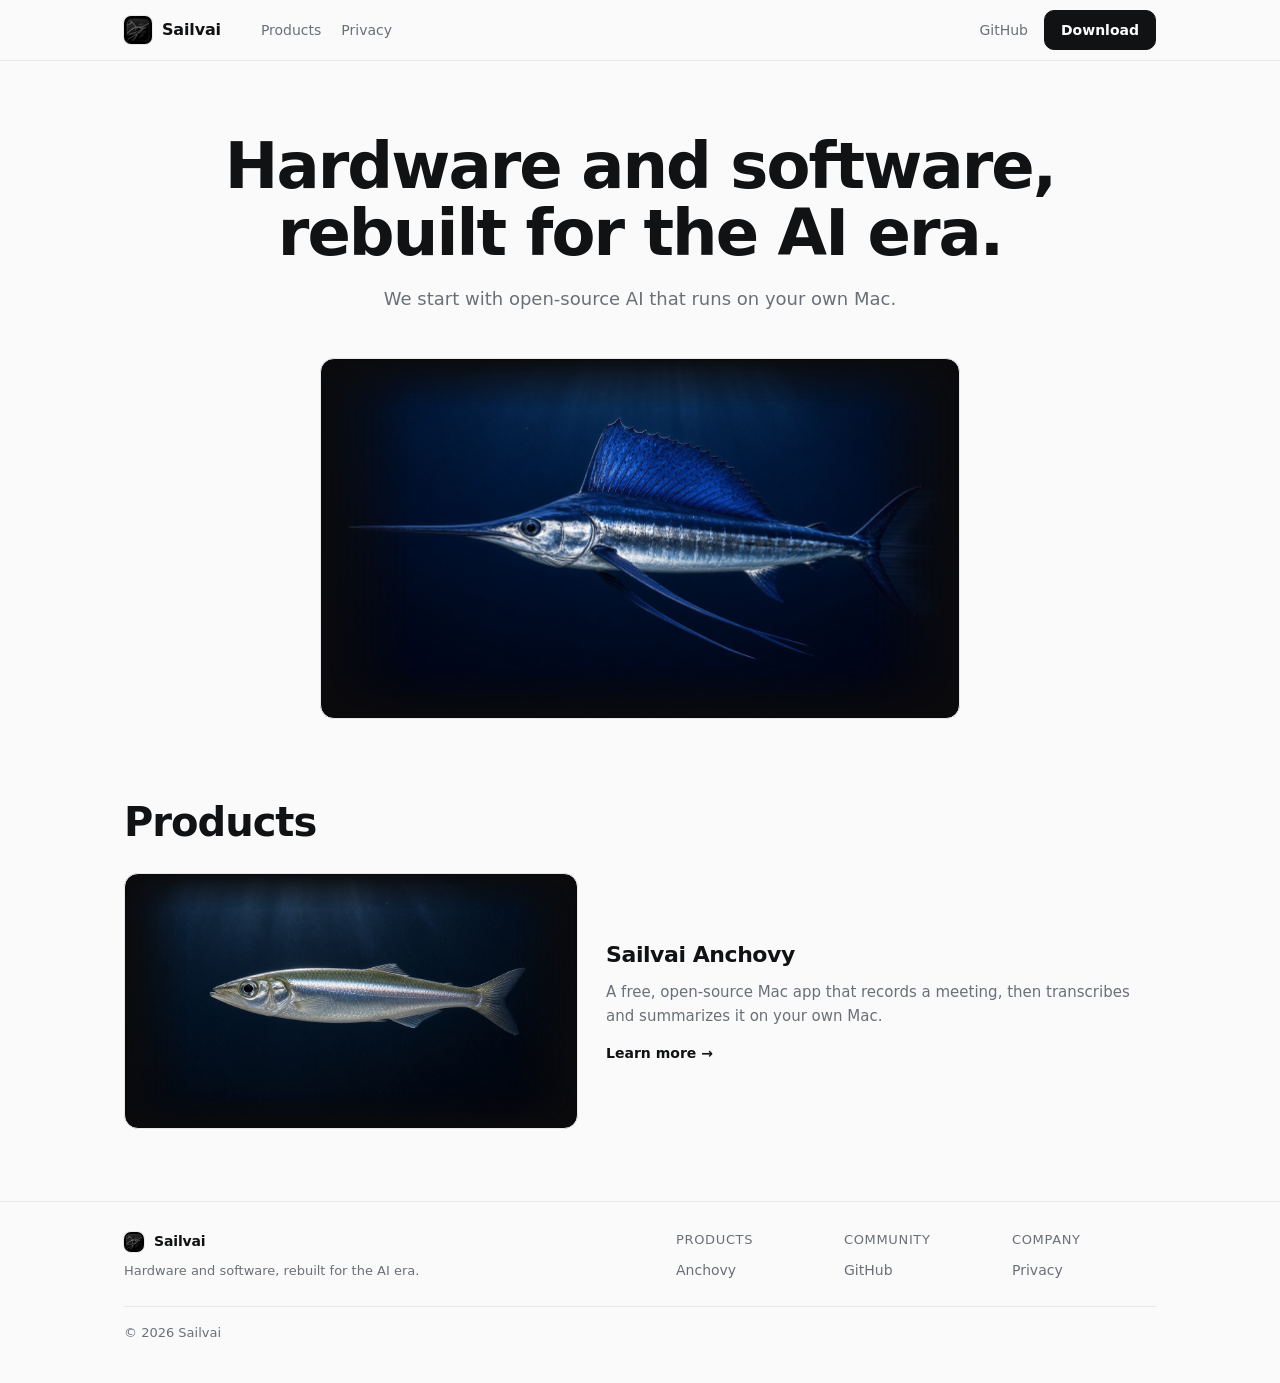
<file: index.html>
<!DOCTYPE html>
<html lang="en">
<head>
  <meta charset="UTF-8" />
  <meta name="viewport" content="width=device-width, initial-scale=1.0" />
  <title>Sailvai — Hardware and software, rebuilt for the AI era.</title>
  <meta name="description" content="Sailvai (SAIL-vy) rebuilds hardware and software for the AI era, starting with open-source AI that runs on your own Mac." />
  <link rel="icon" type="image/png" href="/assets/favicon-64.png" />
  <link rel="apple-touch-icon" href="/assets/apple-touch-icon.png" />
  <link rel="stylesheet" href="/style.css" />
</head>
<body>
  <header class="nav">
    <div class="wrap nav-inner">
      <a class="brand" href="/" aria-label="Sailvai home">
        <img src="/assets/sailvai-mark-64.png" alt="" width="28" height="28" />
        <span>Sailvai</span>
      </a>
      <nav class="nav-links" aria-label="Primary">
        <a href="/#products">Products</a>
        <a href="/privacy/">Privacy</a>
      </nav>
      <div class="nav-cta">
        <a class="link-quiet" href="https://github.com/sailvai" target="_blank" rel="noopener">GitHub</a>
        <a class="btn btn-primary btn-sm" href="/anchovy/#download">Download</a>
      </div>
    </div>
  </header>

  <main>
    <!-- Company intro -->
    <section class="hero">
      <div class="wrap hero-inner">
        <h1>Hardware and software, <br class="br-wide" />rebuilt for the AI era.</h1>
        <p class="lede">We start with open-source AI that runs on your own Mac.</p>
        <div class="art-frame">
          <img src="/assets/sailfish.jpg" alt="A sailfish with its sail raised, swimming through dark water" width="1280" height="720" />
        </div>
      </div>
    </section>

    <!-- Products -->
    <section class="section" id="products">
      <div class="wrap">
        <h2>Products</h2>
        <a class="product-card" href="/anchovy/">
          <div class="art-frame">
            <img src="/assets/anchovy.jpg" alt="An anchovy swimming through dark water" width="1280" height="720" />
          </div>
          <div>
            <h3>Sailvai Anchovy</h3>
            <p>A free, open-source Mac app that records a meeting, then transcribes and summarizes it on your own Mac.</p>
            <span class="more">Learn more →</span>
          </div>
        </a>
      </div>
    </section>
  </main>

  <footer class="footer">
    <div class="wrap footer-inner">
      <div class="footer-top">
        <div class="footer-brand">
          <a class="brand" href="/" aria-label="Sailvai home">
            <img src="/assets/sailvai-mark-64.png" alt="" width="20" height="20" />
            <span>Sailvai</span>
          </a>
          <p class="micro">Hardware and software, rebuilt for the AI era.</p>
        </div>
        <div class="footer-cols">
          <div><h3>Products</h3><a href="/anchovy/">Anchovy</a></div>
          <div><h3>Community</h3><a href="https://github.com/sailvai" target="_blank" rel="noopener">GitHub</a></div>
          <div><h3>Company</h3><a href="/privacy/">Privacy</a></div>
        </div>
      </div>
      <p class="micro footer-bottom">© 2026 Sailvai</p>
    </div>
  </footer>
</body>
</html>
</file>
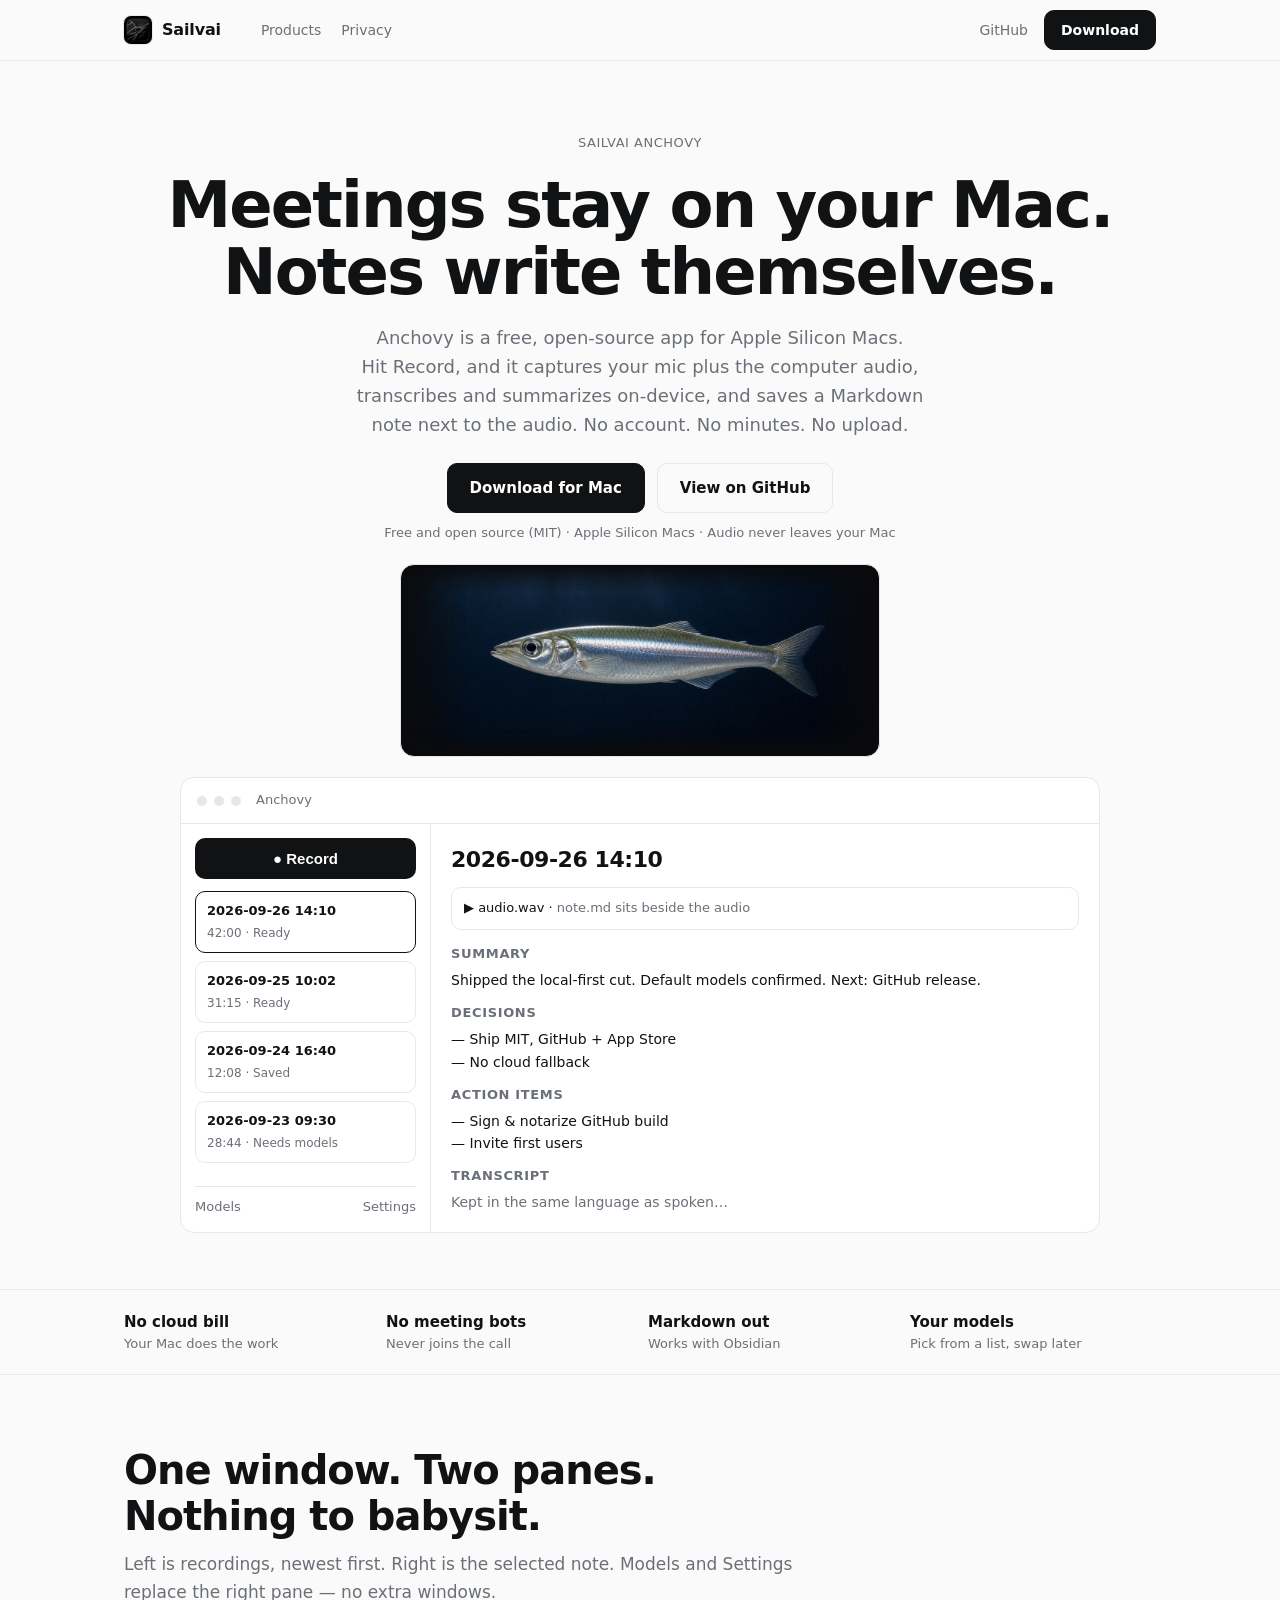
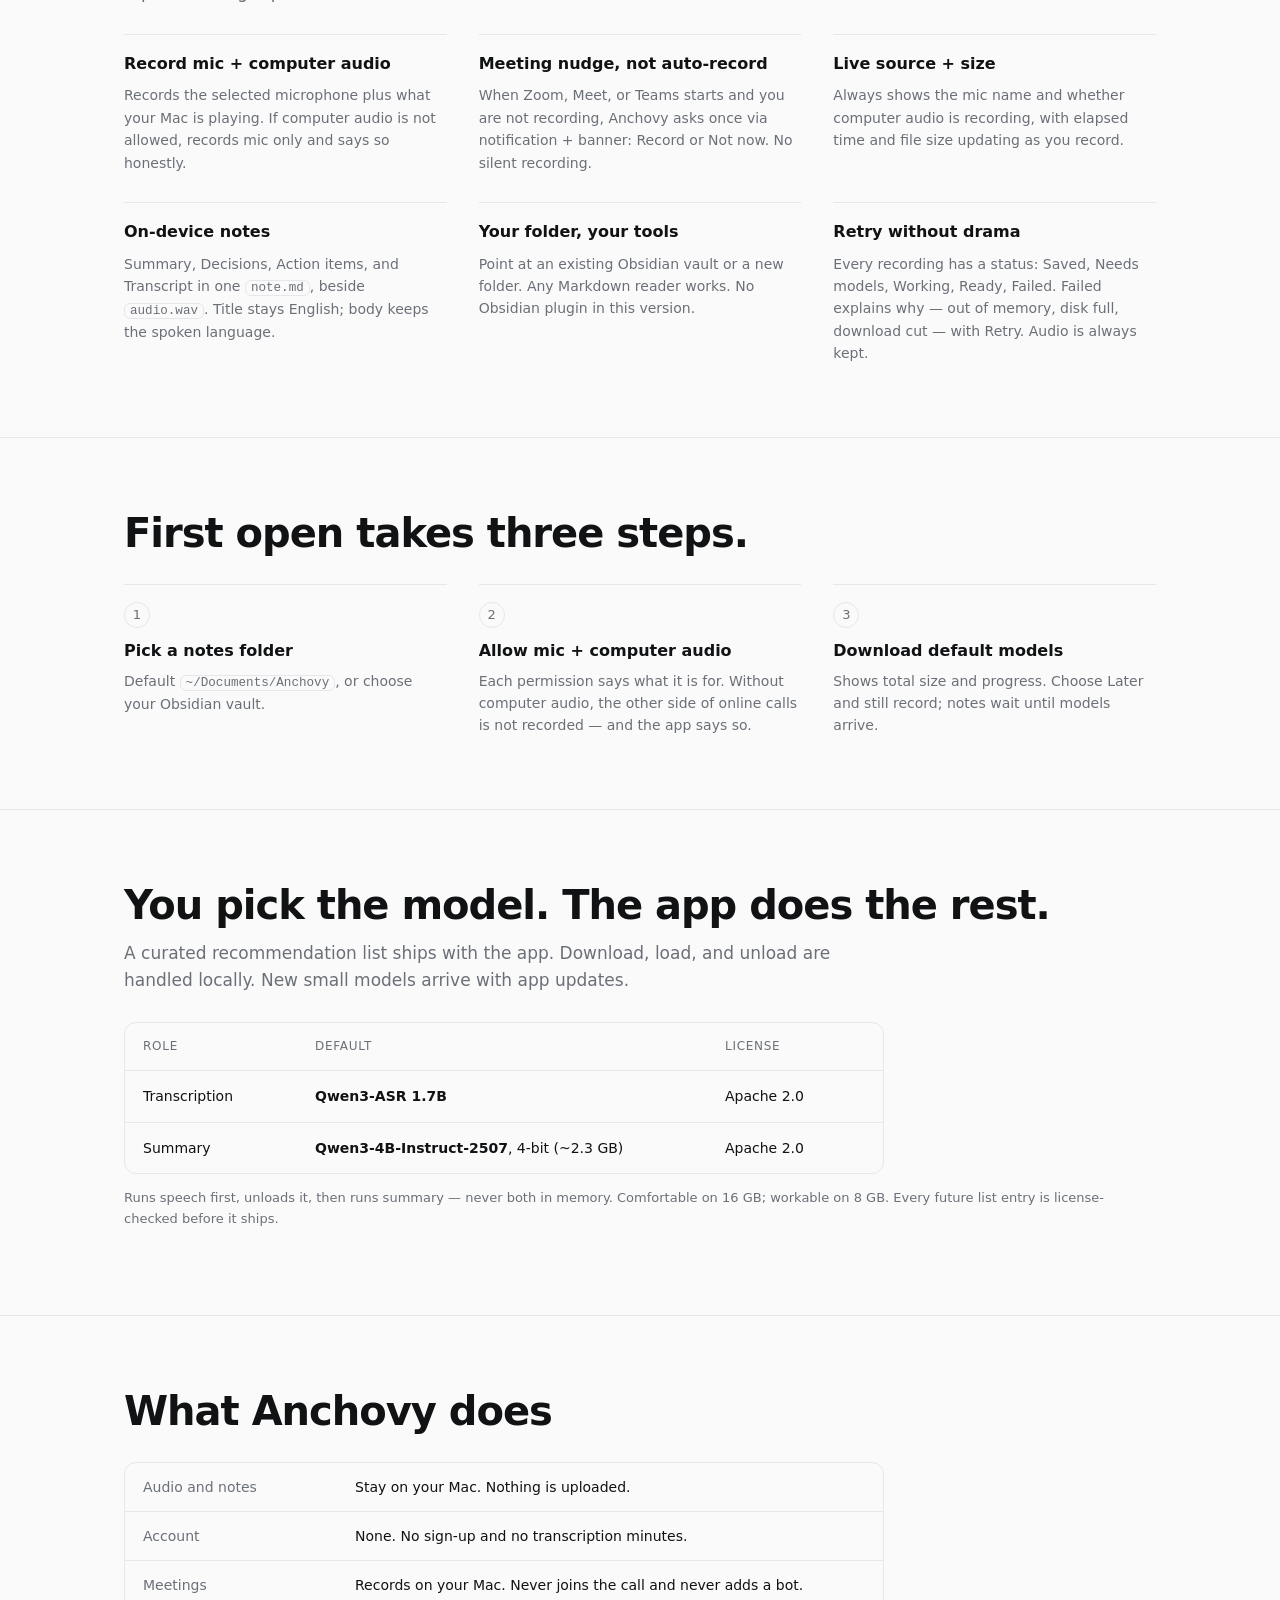
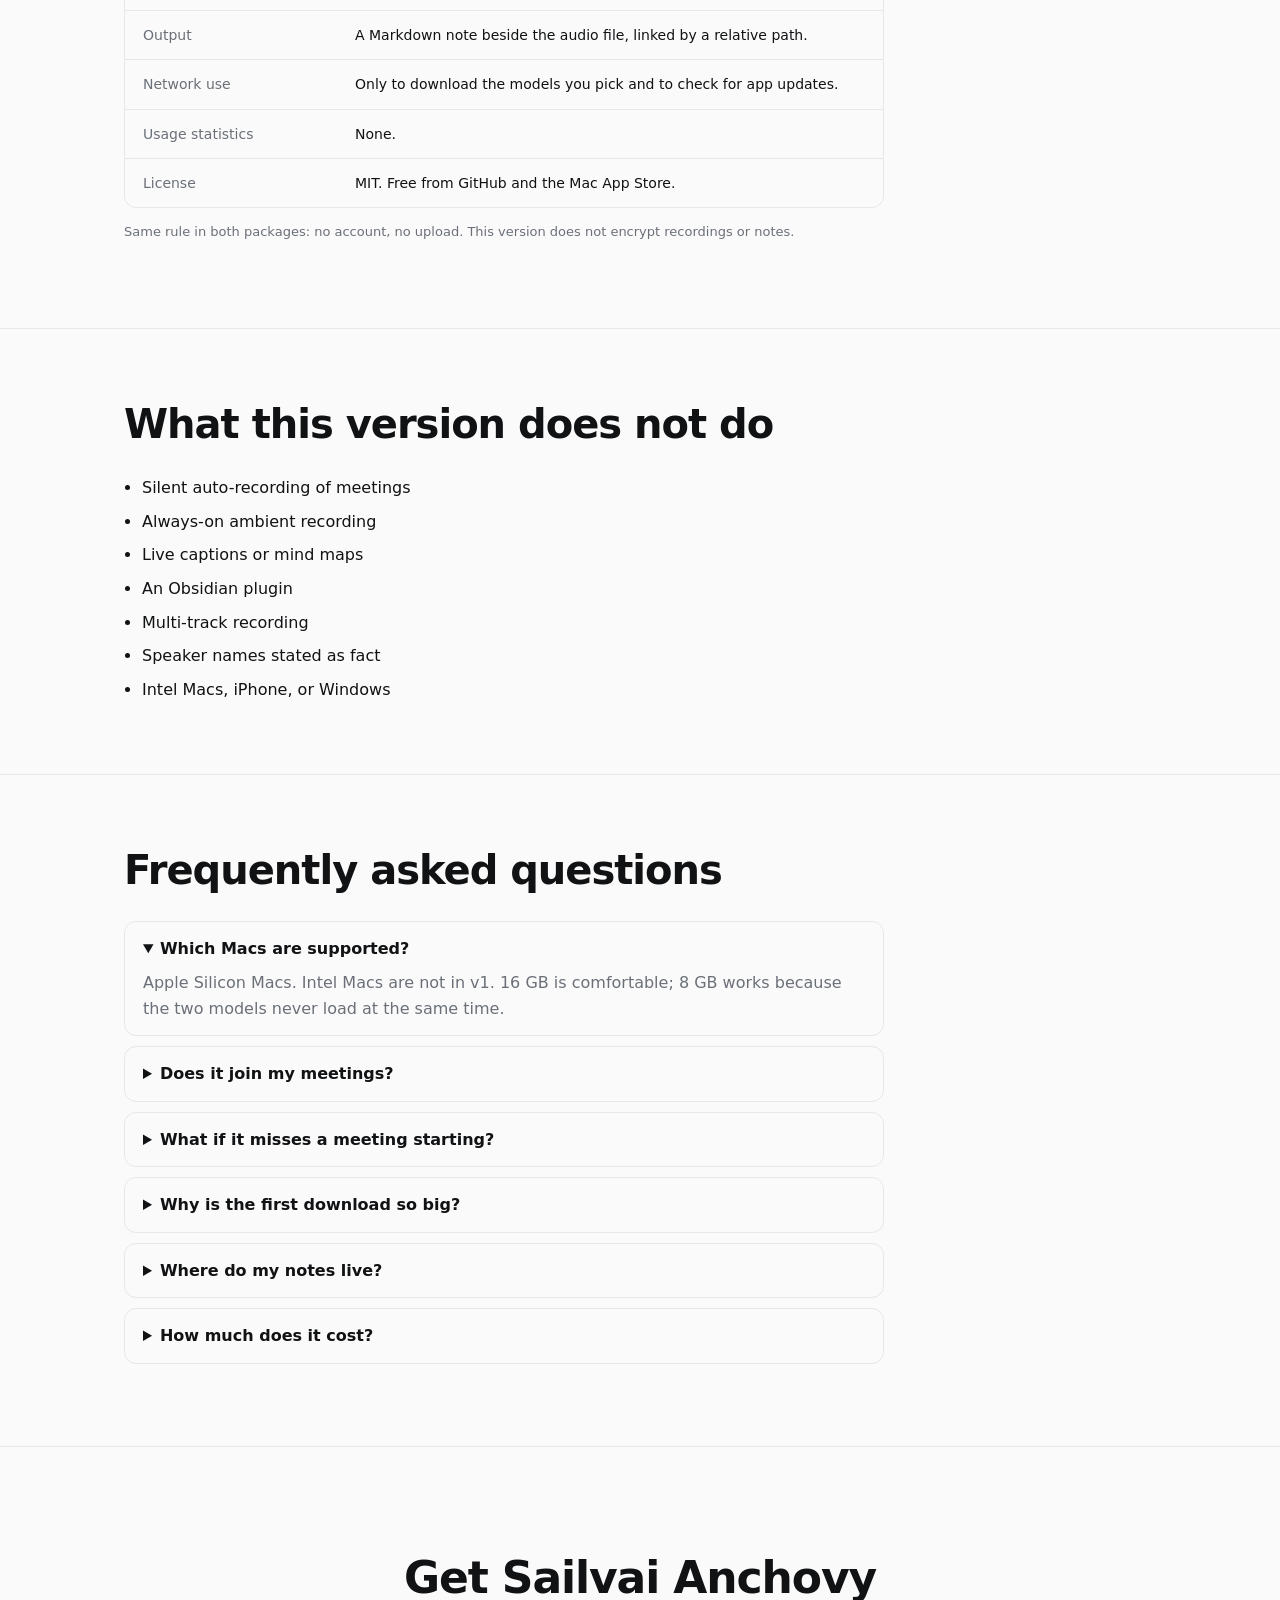
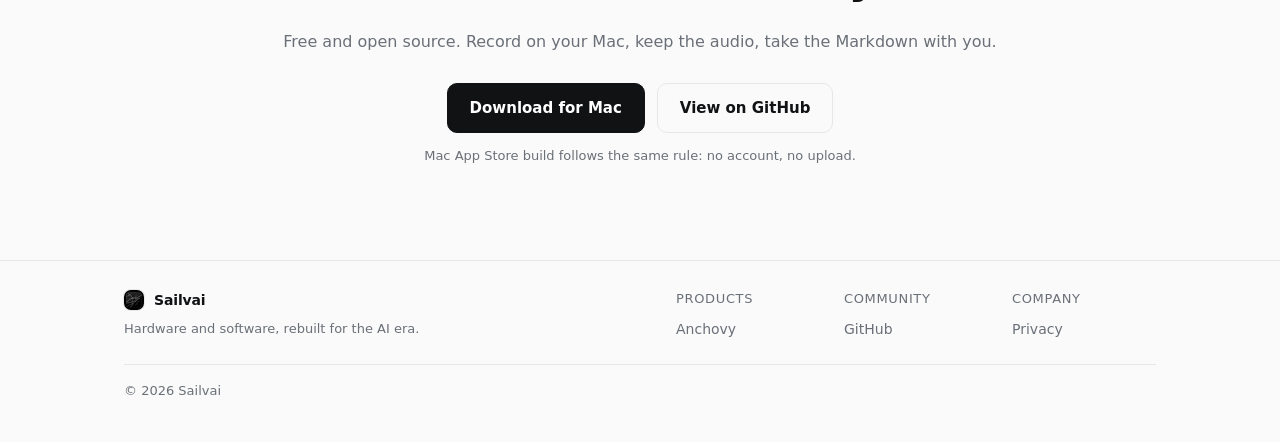
<file: anchovy/index.html>
<!DOCTYPE html>
<html lang="en">
<head>
  <meta charset="UTF-8" />
  <meta name="viewport" content="width=device-width, initial-scale=1.0" />
  <title>Sailvai Anchovy — Meetings stay on your Mac. Notes write themselves.</title>
  <meta name="description" content="Sailvai Anchovy is a free, open-source Mac app for Apple Silicon. Record mic + computer audio, transcribe and summarize on-device, save Markdown notes for Obsidian. No account. No upload." />
  <link rel="icon" type="image/png" href="/assets/favicon-64.png" />
  <link rel="apple-touch-icon" href="/assets/apple-touch-icon.png" />
  <link rel="stylesheet" href="/style.css" />
</head>
<body>
  <header class="nav">
    <div class="wrap nav-inner">
      <a class="brand" href="/" aria-label="Sailvai home">
        <img src="/assets/sailvai-mark-64.png" alt="" width="28" height="28" />
        <span>Sailvai</span>
      </a>
      <nav class="nav-links" aria-label="Primary">
        <a href="/#products">Products</a>
        <a href="/privacy/">Privacy</a>
      </nav>
      <div class="nav-cta">
        <a class="link-quiet" href="https://github.com/sailvai" target="_blank" rel="noopener">GitHub</a>
        <a class="btn btn-primary btn-sm" href="/anchovy/#download">Download</a>
      </div>
    </div>
  </header>

  <main>
    <!-- Hero -->
    <section class="hero hero-product">
      <div class="wrap hero-inner">
        <p class="eyebrow">Sailvai Anchovy</p>
        <h1>Meetings stay on your Mac.<br />Notes write themselves.</h1>
        <p class="lede">
          Anchovy is a free, open-source app for Apple Silicon Macs.
          Hit Record, and it captures your mic plus the computer audio,
          transcribes and summarizes on-device, and saves a Markdown note
          next to the audio. No account. No minutes. No upload.
        </p>
        <div class="hero-cta">
          <a class="btn btn-primary" href="https://github.com/sailvai" target="_blank" rel="noopener">Download for Mac</a>
          <a class="btn btn-secondary" href="https://github.com/sailvai" target="_blank" rel="noopener">View on GitHub</a>
        </div>
        <p class="micro">Free and open source (MIT) · Apple Silicon Macs · Audio never leaves your Mac</p>

        <div class="art-frame">
          <img src="/assets/anchovy.jpg" alt="An anchovy swimming through dark water" width="1280" height="720" />
        </div>

        <!-- Product visual: one recording with a finished note selected, per spec window design -->
        <div class="app-mock" role="img" aria-label="Anchovy app preview: recording list on the left, the selected recording's note on the right">
          <div class="app-bar">
            <span class="dot"></span><span class="dot"></span><span class="dot"></span>
            <span class="app-title">Anchovy</span>
          </div>
          <div class="app-body">
            <div class="app-side">
              <button class="btn btn-primary btn-block" type="button">● Record</button>
              <ul class="rec-list">
                <li class="rec active"><strong>2026-09-26 14:10</strong><span>42:00 · Ready</span></li>
                <li class="rec"><strong>2026-09-25 10:02</strong><span>31:15 · Ready</span></li>
                <li class="rec"><strong>2026-09-24 16:40</strong><span>12:08 · Saved</span></li>
                <li class="rec"><strong>2026-09-23 09:30</strong><span>28:44 · Needs models</span></li>
              </ul>
              <div class="side-foot"><span>Models</span><span>Settings</span></div>
            </div>
            <div class="app-main">
              <h2>2026-09-26 14:10</h2>
              <p class="play-line">▶ audio.wav · <span class="muted">note.md sits beside the audio</span></p>
              <div class="note-grid">
                <div><h3>Summary</h3><p>Shipped the local-first cut. Default models confirmed. Next: GitHub release.</p></div>
                <div><h3>Decisions</h3><p>— Ship MIT, GitHub + App Store<br />— No cloud fallback</p></div>
                <div><h3>Action items</h3><p>— Sign &amp; notarize GitHub build<br />— Invite first users</p></div>
                <div><h3>Transcript</h3><p class="muted">Kept in the same language as spoken…</p></div>
              </div>
            </div>
          </div>
        </div>
      </div>
    </section>

    <!-- Principles strip -->
    <section class="strip">
      <div class="wrap strip-inner">
        <div><strong>No cloud bill</strong><span>Your Mac does the work</span></div>
        <div><strong>No meeting bots</strong><span>Never joins the call</span></div>
        <div><strong>Markdown out</strong><span>Works with Obsidian</span></div>
        <div><strong>Your models</strong><span>Pick from a list, swap later</span></div>
      </div>
    </section>

    <!-- Features -->
    <section class="section" id="how">
      <div class="wrap">
        <h2>One window. Two panes.<br />Nothing to babysit.</h2>
        <p class="section-lede">Left is recordings, newest first. Right is the selected note. Models and Settings replace the right pane — no extra windows.</p>
        <div class="grid">
          <div class="card"><h3>Record mic + computer audio</h3><p>Records the selected microphone plus what your Mac is playing. If computer audio is not allowed, records mic only and says so honestly.</p></div>
          <div class="card"><h3>Meeting nudge, not auto-record</h3><p>When Zoom, Meet, or Teams starts and you are not recording, Anchovy asks once via notification + banner: Record or Not now. No silent recording.</p></div>
          <div class="card"><h3>Live source + size</h3><p>Always shows the mic name and whether computer audio is recording, with elapsed time and file size updating as you record.</p></div>
          <div class="card"><h3>On-device notes</h3><p>Summary, Decisions, Action items, and Transcript in one <code>note.md</code>, beside <code>audio.wav</code>. Title stays English; body keeps the spoken language.</p></div>
          <div class="card"><h3>Your folder, your tools</h3><p>Point at an existing Obsidian vault or a new folder. Any Markdown reader works. No Obsidian plugin in this version.</p></div>
          <div class="card"><h3>Retry without drama</h3><p>Every recording has a status: Saved, Needs models, Working, Ready, Failed. Failed explains why — out of memory, disk full, download cut — with Retry. Audio is always kept.</p></div>
        </div>
      </div>
    </section>

    <!-- First run -->
    <section class="section">
      <div class="wrap">
        <h2>First open takes three steps.</h2>
        <div class="steps">
          <div class="step"><span class="n">1</span><h3>Pick a notes folder</h3><p>Default <code>~/Documents/Anchovy</code>, or choose your Obsidian vault.</p></div>
          <div class="step"><span class="n">2</span><h3>Allow mic + computer audio</h3><p>Each permission says what it is for. Without computer audio, the other side of online calls is not recorded — and the app says so.</p></div>
          <div class="step"><span class="n">3</span><h3>Download default models</h3><p>Shows total size and progress. Choose Later and still record; notes wait until models arrive.</p></div>
        </div>
      </div>
    </section>

    <!-- Models -->
    <section class="section" id="models">
      <div class="wrap">
        <h2>You pick the model. The app does the rest.</h2>
        <p class="section-lede">A curated recommendation list ships with the app. Download, load, and unload are handled locally. New small models arrive with app updates.</p>
        <div class="model-table">
          <div class="model-row model-head"><span>Role</span><span>Default</span><span>License</span></div>
          <div class="model-row"><span>Transcription</span><span><strong>Qwen3-ASR 1.7B</strong></span><span>Apache 2.0</span></div>
          <div class="model-row"><span>Summary</span><span><strong>Qwen3-4B-Instruct-2507</strong>, 4-bit (~2.3 GB)</span><span>Apache 2.0</span></div>
        </div>
        <p class="fine">Runs speech first, unloads it, then runs summary — never both in memory. Comfortable on 16 GB; workable on 8 GB. Every future list entry is license-checked before it ships.</p>
      </div>
    </section>

    <!-- Privacy: what Anchovy does -->
    <section class="section" id="privacy">
      <div class="wrap">
        <h2>What Anchovy does</h2>
        <div class="fact-table">
          <div class="fact-row"><span>Audio and notes</span><span>Stay on your Mac. Nothing is uploaded.</span></div>
          <div class="fact-row"><span>Account</span><span>None. No sign-up and no transcription minutes.</span></div>
          <div class="fact-row"><span>Meetings</span><span>Records on your Mac. Never joins the call and never adds a bot.</span></div>
          <div class="fact-row"><span>Output</span><span>A Markdown note beside the audio file, linked by a relative path.</span></div>
          <div class="fact-row"><span>Network use</span><span>Only to download the models you pick and to check for app updates.</span></div>
          <div class="fact-row"><span>Usage statistics</span><span>None.</span></div>
          <div class="fact-row"><span>License</span><span>MIT. Free from GitHub and the Mac App Store.</span></div>
        </div>
        <p class="fine">Same rule in both packages: no account, no upload. This version does not encrypt recordings or notes.</p>
      </div>
    </section>

    <!-- Not doing -->
    <section class="section">
      <div class="wrap">
        <h2>What this version does not do</h2>
        <ul class="notlist">
          <li>Silent auto-recording of meetings</li>
          <li>Always-on ambient recording</li>
          <li>Live captions or mind maps</li>
          <li>An Obsidian plugin</li>
          <li>Multi-track recording</li>
          <li>Speaker names stated as fact</li>
          <li>Intel Macs, iPhone, or Windows</li>
        </ul>
      </div>
    </section>

    <!-- FAQ -->
    <section class="section" id="faq">
      <div class="wrap">
        <div class="narrow">
          <h2>Frequently asked questions</h2>
          <details open><summary>Which Macs are supported?</summary><p>Apple Silicon Macs. Intel Macs are not in v1. 16 GB is comfortable; 8 GB works because the two models never load at the same time.</p></details>
          <details><summary>Does it join my meetings?</summary><p>No. It records the mic and computer audio on your Mac. It never joins Zoom, Meet, or Teams and never adds a bot.</p></details>
          <details><summary>What if it misses a meeting starting?</summary><p>Browser tabs or renamed windows can fool meeting detection. Manual Record always works and records the same way.</p></details>
          <details><summary>Why is the first download so big?</summary><p>Local models are gigabytes. The app shows total size and progress, verifies files, and lets you defer the download — recording still saves audio.</p></details>
          <details><summary>Where do my notes live?</summary><p>In the folder you choose, one subfolder per recording: <code>note.md</code> + <code>audio.wav</code> (or <code>audio.m4a</code> on Small quality). Regenerate asks before overwriting edits you made in Obsidian.</p></details>
          <details><summary>How much does it cost?</summary><p>Free. MIT licensed. No transcription fees and no subscription for this app.</p></details>
        </div>
      </div>
    </section>

    <!-- Final CTA -->
    <section class="cta" id="download">
      <div class="wrap cta-inner">
        <h2>Get Sailvai Anchovy</h2>
        <p>Free and open source. Record on your Mac, keep the audio, take the Markdown with you.</p>
        <div class="hero-cta">
          <a class="btn btn-primary" href="https://github.com/sailvai" target="_blank" rel="noopener">Download for Mac</a>
          <a class="btn btn-secondary" href="https://github.com/sailvai" target="_blank" rel="noopener">View on GitHub</a>
        </div>
        <p class="micro">Mac App Store build follows the same rule: no account, no upload.</p>
      </div>
    </section>
  </main>

  <footer class="footer">
    <div class="wrap footer-inner">
      <div class="footer-top">
        <div class="footer-brand">
          <a class="brand" href="/" aria-label="Sailvai home">
            <img src="/assets/sailvai-mark-64.png" alt="" width="20" height="20" />
            <span>Sailvai</span>
          </a>
          <p class="micro">Hardware and software, rebuilt for the AI era.</p>
        </div>
        <div class="footer-cols">
          <div><h3>Products</h3><a href="/anchovy/">Anchovy</a></div>
          <div><h3>Community</h3><a href="https://github.com/sailvai" target="_blank" rel="noopener">GitHub</a></div>
          <div><h3>Company</h3><a href="/privacy/">Privacy</a></div>
        </div>
      </div>
      <p class="micro footer-bottom">© 2026 Sailvai</p>
    </div>
  </footer>
</body>
</html>
</file>
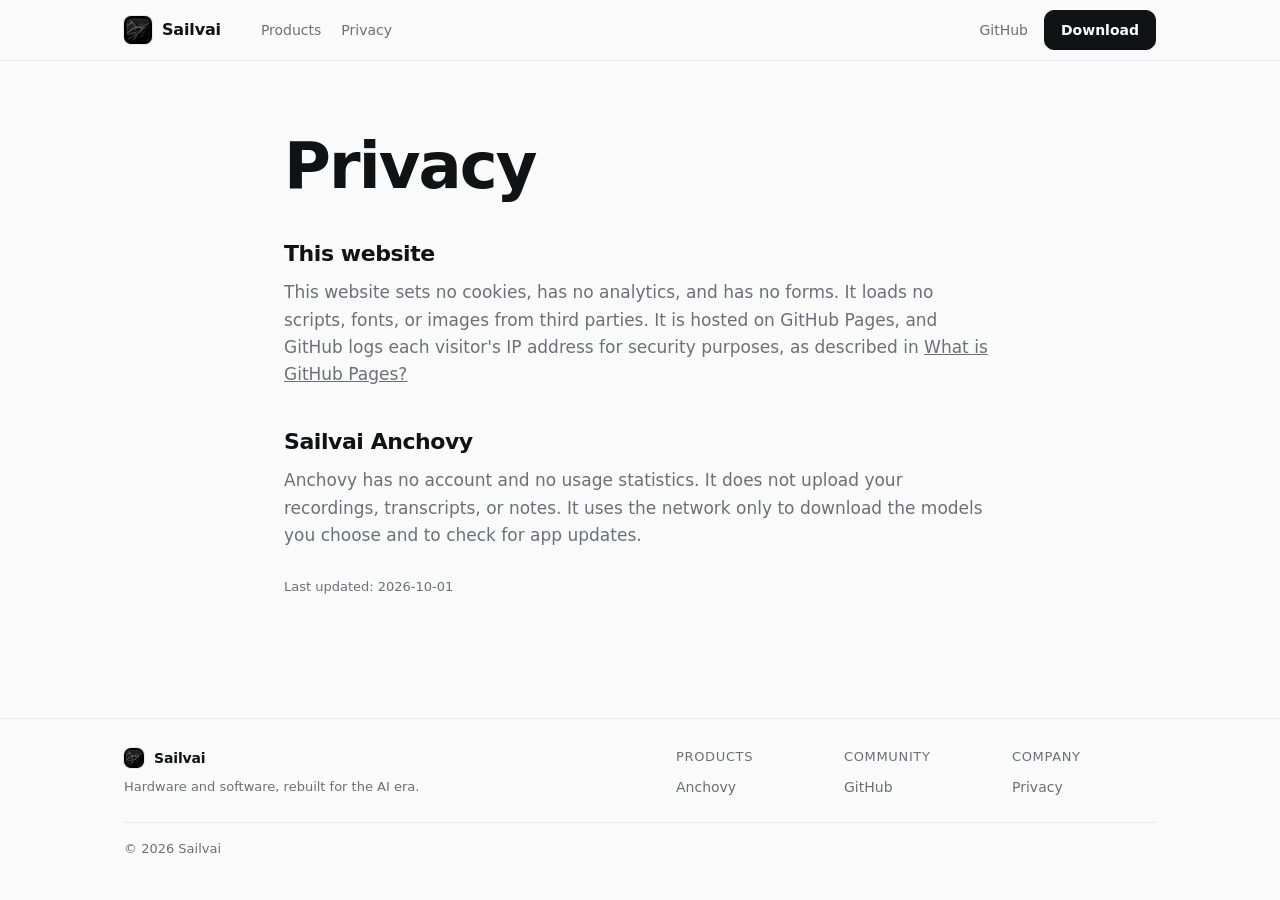
<file: privacy/index.html>
<!DOCTYPE html>
<html lang="en">
<head>
  <meta charset="UTF-8" />
  <meta name="viewport" content="width=device-width, initial-scale=1.0" />
  <title>Privacy — Sailvai</title>
  <meta name="description" content="What the Sailvai website and Sailvai Anchovy collect: no cookies, no analytics, no account, no upload." />
  <link rel="icon" type="image/png" href="/assets/favicon-64.png" />
  <link rel="apple-touch-icon" href="/assets/apple-touch-icon.png" />
  <link rel="stylesheet" href="/style.css" />
</head>
<body>
  <header class="nav">
    <div class="wrap nav-inner">
      <a class="brand" href="/" aria-label="Sailvai home">
        <img src="/assets/sailvai-mark-64.png" alt="" width="28" height="28" />
        <span>Sailvai</span>
      </a>
      <nav class="nav-links" aria-label="Primary">
        <a href="/#products">Products</a>
        <a href="/privacy/">Privacy</a>
      </nav>
      <div class="nav-cta">
        <a class="link-quiet" href="https://github.com/sailvai" target="_blank" rel="noopener">GitHub</a>
        <a class="btn btn-primary btn-sm" href="/anchovy/#download">Download</a>
      </div>
    </div>
  </header>

  <main>
    <div class="wrap narrow prose">
      <h1>Privacy</h1>

      <h2>This website</h2>
      <p>
        This website sets no cookies, has no analytics, and has no forms.
        It loads no scripts, fonts, or images from third parties.
        It is hosted on GitHub Pages, and GitHub logs each visitor's IP address
        for security purposes, as described in
        <a href="https://docs.github.com/en/pages/getting-started-with-github-pages/what-is-github-pages" target="_blank" rel="noopener">What is GitHub Pages?</a>
      </p>

      <h2>Sailvai Anchovy</h2>
      <p>
        Anchovy has no account and no usage statistics.
        It does not upload your recordings, transcripts, or notes.
        It uses the network only to download the models you choose
        and to check for app updates.
      </p>

      <p class="micro">Last updated: 2026-10-01</p>
    </div>
  </main>

  <footer class="footer">
    <div class="wrap footer-inner">
      <div class="footer-top">
        <div class="footer-brand">
          <a class="brand" href="/" aria-label="Sailvai home">
            <img src="/assets/sailvai-mark-64.png" alt="" width="20" height="20" />
            <span>Sailvai</span>
          </a>
          <p class="micro">Hardware and software, rebuilt for the AI era.</p>
        </div>
        <div class="footer-cols">
          <div><h3>Products</h3><a href="/anchovy/">Anchovy</a></div>
          <div><h3>Community</h3><a href="https://github.com/sailvai" target="_blank" rel="noopener">GitHub</a></div>
          <div><h3>Company</h3><a href="/privacy/">Privacy</a></div>
        </div>
      </div>
      <p class="micro footer-bottom">© 2026 Sailvai</p>
    </div>
  </footer>
</body>
</html>
</file>
<file: style.css>
/* Sailvai static site — quiet / gray, Orca STYLEGUIDE-inspired. No heavy shadows, thin lines, one primary action per flow. */
:root {
  --bg: #fafafa;
  --panel: #ffffff;
  --ink: #111214;
  --muted: #6b7078;
  --line: #e6e7ea;
  --accent: #111214;
  --accent-ink: #ffffff;
  --status-green: #1a7f37;
  --radius: 14px;
  --wrap: 1080px;
  --font: -apple-system, BlinkMacSystemFont, "SF Pro Text", "Segoe UI", system-ui, sans-serif;
}
@media (prefers-color-scheme: dark) {
  :root {
    --bg: #0b0b0d;
    --panel: #141416;
    --ink: #f2f2f3;
    --muted: #a1a6ad;
    --line: #26262a;
    --accent: #f2f2f3;
    --accent-ink: #0b0b0d;
  }
}
* { box-sizing: border-box; }
html { scroll-behavior: smooth; }
body {
  margin: 0;
  font-family: var(--font);
  background: var(--bg);
  color: var(--ink);
  line-height: 1.6;
  -webkit-font-smoothing: antialiased;
  display: flex;
  flex-direction: column;
  min-height: 100vh;
}
main { flex: 1; }
.wrap { max-width: var(--wrap); margin: 0 auto; padding: 0 24px; }
.narrow { max-width: 760px; }
a { color: inherit; }
code { font-family: ui-monospace, SFMono-Regular, Menlo, monospace; font-size: 0.9em; background: transparent; border: 1px solid var(--line); border-radius: 6px; padding: 0 5px; }

/* Nav */
.nav { position: sticky; top: 0; z-index: 10; background: color-mix(in srgb, var(--bg) 88%, transparent); backdrop-filter: blur(10px); border-bottom: 1px solid var(--line); }
.nav-inner { display: flex; align-items: center; gap: 28px; height: 60px; }
.brand { display: flex; align-items: center; gap: 10px; font-weight: 650; letter-spacing: -0.01em; text-decoration: none; }
.brand img { border-radius: 7px; display: block; box-shadow: 0 0 0 1px var(--line); }
.nav-links { display: flex; gap: 20px; margin-left: 12px; }
.nav-links a { text-decoration: none; color: var(--muted); font-size: 14px; }
.nav-links a:hover { color: var(--ink); }
.nav-cta { margin-left: auto; display: flex; align-items: center; gap: 16px; }
.link-quiet { color: var(--muted); text-decoration: none; font-size: 14px; }
.link-quiet:hover { color: var(--ink); }

/* Buttons — one primary per flow */
.btn { display: inline-block; text-decoration: none; font-weight: 600; font-size: 15px; border-radius: 10px; padding: 12px 22px; border: 1px solid var(--line); }
.btn-primary { background: var(--accent); color: var(--accent-ink); border-color: var(--accent); }
.btn-secondary { background: transparent; color: var(--ink); }
.btn-sm { padding: 8px 16px; font-size: 14px; }
.btn-block { display: block; width: 100%; text-align: center; border: 0; cursor: pointer; }

/* Hero */
.hero { padding: 72px 0 8px; text-align: center; }
.eyebrow { color: var(--muted); font-size: 13px; letter-spacing: 0.04em; text-transform: uppercase; margin: 0 0 18px; }
.hero h1 { font-size: clamp(38px, 6vw, 64px); line-height: 1.05; letter-spacing: -0.03em; margin: 0 0 18px; text-wrap: balance; }
.lede { max-width: 720px; margin: 0 auto; color: var(--muted); font-size: 18px; text-wrap: balance; }
.hero-cta { display: flex; gap: 12px; justify-content: center; margin: 28px 0 12px; flex-wrap: wrap; }
.micro { color: var(--muted); font-size: 13px; }
/* Product page hero — smaller art and tighter gaps, so the app mock starts above the fold */
.hero-product .hero-cta { margin: 24px 0 10px; }
.hero-product .micro { margin: 0; }
.hero-product .art-frame { max-width: 480px; margin-top: 20px; }
.hero-product .art-frame img { aspect-ratio: 5 / 2; object-fit: cover; }
.hero-product .app-mock { margin-top: 20px; }

/* App mock */
.app-mock { margin: 44px auto 0; text-align: left; background: var(--panel); border: 1px solid var(--line); border-radius: var(--radius); overflow: hidden; max-width: 920px; }
.app-bar { display: flex; align-items: center; gap: 7px; padding: 12px 16px; border-bottom: 1px solid var(--line); }
.dot { width: 10px; height: 10px; border-radius: 50%; background: var(--line); display: inline-block; }
.app-title { margin-left: 8px; font-size: 13px; color: var(--muted); }
.pill { margin-left: auto; font-size: 12px; border: 1px solid var(--line); border-radius: 999px; padding: 3px 10px; color: var(--muted); }
.pill-live { color: var(--status-green); border-color: var(--line); }
.app-body { display: grid; grid-template-columns: 250px 1fr; min-height: 340px; }
.app-side { border-right: 1px solid var(--line); padding: 14px; display: flex; flex-direction: column; gap: 12px; }
.rec-list { list-style: none; margin: 0; padding: 0; display: flex; flex-direction: column; gap: 8px; }
.rec { border: 1px solid var(--line); border-radius: 10px; padding: 9px 11px; font-size: 13px; display: flex; flex-direction: column; gap: 2px; }
.rec span { color: var(--muted); font-size: 12px; }
.rec.active { border-color: var(--ink); }
.side-foot { margin-top: auto; display: flex; justify-content: space-between; color: var(--muted); font-size: 13px; border-top: 1px solid var(--line); padding-top: 10px; }
.app-main { padding: 18px 20px; }
.source-lines { display: flex; flex-direction: column; gap: 4px; font-size: 13px; border: 1px solid var(--line); border-radius: 10px; padding: 10px 12px; margin-bottom: 14px; }
.source-lines .label { display: inline-block; min-width: 130px; color: var(--muted); }
.app-main h2 { margin: 0 0 10px; font-size: 22px; letter-spacing: -0.02em; }
.note-grid { display: grid; grid-template-columns: 1fr; gap: 12px; }
.note-grid h3 { margin: 0 0 4px; font-size: 13px; text-transform: uppercase; letter-spacing: 0.05em; color: var(--muted); }
.note-grid p { margin: 0; font-size: 14px; }
.audio-line { margin-top: 14px; font-size: 13px; border-top: 1px solid var(--line); padding-top: 10px; }
.play-line { margin: 0 0 14px; font-size: 13px; border: 1px solid var(--line); border-radius: 10px; padding: 10px 12px; }
.muted { color: var(--muted); }

/* Art frame — dark in both modes, so the fish art never sits on a light page */
.art-frame { margin: 44px auto 0; background: #0b0b0d; border: 1px solid var(--line); border-radius: var(--radius); overflow: hidden; max-width: 640px; }
.art-frame img {
  display: block; width: 100%; height: auto;
  /* Fade the image's own background into the frame colour on all four sides */
  -webkit-mask-image: linear-gradient(to right, transparent, #000 14%, #000 86%, transparent), linear-gradient(to bottom, transparent, #000 14%, #000 86%, transparent);
  -webkit-mask-composite: source-in;
  mask-image: linear-gradient(to right, transparent, #000 14%, #000 86%, transparent), linear-gradient(to bottom, transparent, #000 14%, #000 86%, transparent);
  mask-composite: intersect;
}

/* Product card */
.product-card { display: flex; align-items: center; gap: 28px; margin-top: 24px; text-decoration: none; }
.product-card:hover .art-frame { border-color: var(--ink); }
.product-card:hover .more { text-decoration: underline; }
.product-card .art-frame { flex: 0 0 44%; margin: 0; }
.product-card h3 { margin: 0 0 8px; font-size: 22px; letter-spacing: -0.02em; }
.product-card p { margin: 0 0 12px; color: var(--muted); font-size: 15px; }
.product-card .more { font-size: 14px; font-weight: 600; }

/* Strip */
.strip { border-top: 1px solid var(--line); border-bottom: 1px solid var(--line); margin-top: 48px; }
.strip-inner { display: grid; grid-template-columns: repeat(4, 1fr); gap: 16px; padding: 20px 24px; }
.strip-inner div { display: flex; flex-direction: column; }
.strip-inner strong { font-size: 15px; }
.strip-inner span { color: var(--muted); font-size: 13px; }

/* Sections */
.section { padding: 72px 0; }
.section + .section, .section + .cta { border-top: 1px solid var(--line); }
.section h2 { font-size: clamp(28px, 4vw, 40px); letter-spacing: -0.025em; line-height: 1.15; margin: 0 0 12px; text-wrap: balance; }
/* Same 28px gap below a heading when no lede sits between it and the content */
.section h2 + :not(.section-lede) { margin-top: 28px; }
.section-lede { color: var(--muted); max-width: 720px; margin: 0 0 28px; font-size: 17px; }
.grid { display: grid; grid-template-columns: repeat(3, 1fr); gap: 28px 32px; }
.card { border-top: 1px solid var(--line); padding-top: 16px; }
.card h3 { margin: 0 0 8px; font-size: 16px; }
.card p { margin: 0; color: var(--muted); font-size: 14px; }

/* Steps */
.steps { display: grid; grid-template-columns: repeat(3, 1fr); gap: 28px 32px; }
.step { border-top: 1px solid var(--line); padding-top: 16px; }
.step .n { display: inline-flex; width: 26px; height: 26px; border-radius: 50%; border: 1px solid var(--line); align-items: center; justify-content: center; font-size: 13px; color: var(--muted); margin-bottom: 10px; }
.step h3 { margin: 0 0 6px; font-size: 16px; }
.step p { margin: 0; color: var(--muted); font-size: 14px; }

/* Models */
.model-table { border: 1px solid var(--line); border-radius: 12px; overflow: hidden; max-width: 760px; }
.model-row { display: grid; grid-template-columns: 160px 1fr 140px; gap: 12px; padding: 14px 18px; font-size: 14px; border-top: 1px solid var(--line); }
.model-row:first-child { border-top: 0; }
.model-head { color: var(--muted); font-size: 12px; text-transform: uppercase; letter-spacing: 0.06em; }
.fine { color: var(--muted); font-size: 13px; margin-top: 14px; }

/* Compare */
.compare { border: 1px solid var(--line); border-radius: 12px; overflow: hidden; }
.compare-col { display: none; }
.compare-row { display: grid; grid-template-columns: 1.4fr 1fr 1fr; gap: 12px; padding: 13px 18px; font-size: 14px; border-top: 1px solid var(--line); }
.compare-row:first-of-type { border-top: 0; }
.yes { color: var(--status-green); font-weight: 600; }
.no { color: var(--muted); }

/* Facts — label and value rows */
.fact-table { border: 1px solid var(--line); border-radius: 12px; overflow: hidden; max-width: 760px; }
.fact-row { display: grid; grid-template-columns: 200px 1fr; gap: 12px; padding: 13px 18px; font-size: 14px; border-top: 1px solid var(--line); }
.fact-row:first-child { border-top: 0; }
.fact-row span:first-child { color: var(--muted); }

/* Not list */
.notlist { display: grid; grid-template-columns: 1fr; gap: 8px; color: var(--ink); margin: 0; padding-left: 18px; }

/* FAQ */
details { border: 1px solid var(--line); border-radius: 12px; padding: 14px 18px; margin-bottom: 10px; background: var(--bg); }
summary { cursor: pointer; font-weight: 600; }
details p { color: var(--muted); margin: 8px 0 0; }
details a { color: inherit; }

/* CTA + footer */
.cta { padding: 80px 0; text-align: center; }
.cta-inner img { border-radius: 16px; }
.cta h2 { font-size: clamp(30px, 4vw, 44px); letter-spacing: -0.025em; margin: 16px 0 8px; }
.cta p { color: var(--muted); }
.footer { border-top: 1px solid var(--line); padding: 28px 0 40px; }
.footer-inner { display: flex; flex-direction: column; gap: 12px; }
.footer .brand { font-size: 14px; }
.footer-links { display: flex; gap: 18px; flex-wrap: wrap; }
.footer-links a { color: var(--muted); text-decoration: none; font-size: 14px; }
.footer-links a:hover { color: var(--ink); }
.footer-top { display: flex; justify-content: space-between; gap: 32px; }
.footer-brand p { margin: 8px 0 0; }
.footer-bottom { margin: 12px 0 0; padding-top: 16px; border-top: 1px solid var(--line); }
.footer-cols { display: grid; grid-template-columns: repeat(3, 1fr); gap: 24px; flex: 0 1 480px; }
.footer-cols > div { display: flex; flex-direction: column; gap: 8px; }
.footer-cols h3 { margin: 0; font-size: 13px; font-weight: 400; text-transform: uppercase; letter-spacing: 0.05em; color: var(--muted); }
.footer-cols a { color: var(--muted); text-decoration: none; font-size: 14px; }
.footer-cols a:hover { color: var(--ink); }

/* Prose — privacy page body, used with .narrow */
.prose { padding: 72px 24px; }
.prose h1 { font-size: clamp(38px, 6vw, 64px); line-height: 1.05; letter-spacing: -0.03em; margin: 0 0 18px; }
.prose h2 { font-size: 22px; letter-spacing: -0.02em; margin: 36px 0 8px; }
.prose p { color: var(--muted); font-size: 17px; margin: 0 0 14px; }
.prose .micro { font-size: 13px; margin-top: 28px; }

@media (max-width: 800px) {
  .product-card { flex-direction: column; align-items: stretch; }
  .product-card .art-frame { flex: none; }
  .footer-top { flex-direction: column; }
  .footer-cols { grid-template-columns: 1fr; flex: none; }
  .nav-links { display: none; }
  .app-body { grid-template-columns: 1fr; }
  .app-side { border-right: 0; border-bottom: 1px solid var(--line); }
  .grid, .steps, .strip-inner { grid-template-columns: 1fr; }
  .model-row, .compare-row, .fact-row { grid-template-columns: 1fr; gap: 4px; }
}
@media (max-width: 600px) {
  .br-wide { display: none; }
  .hero-cta { flex-direction: column; }
  .hero-cta .btn { text-align: center; }
  .hero-product .lede { text-align: left; }
}
</file>
